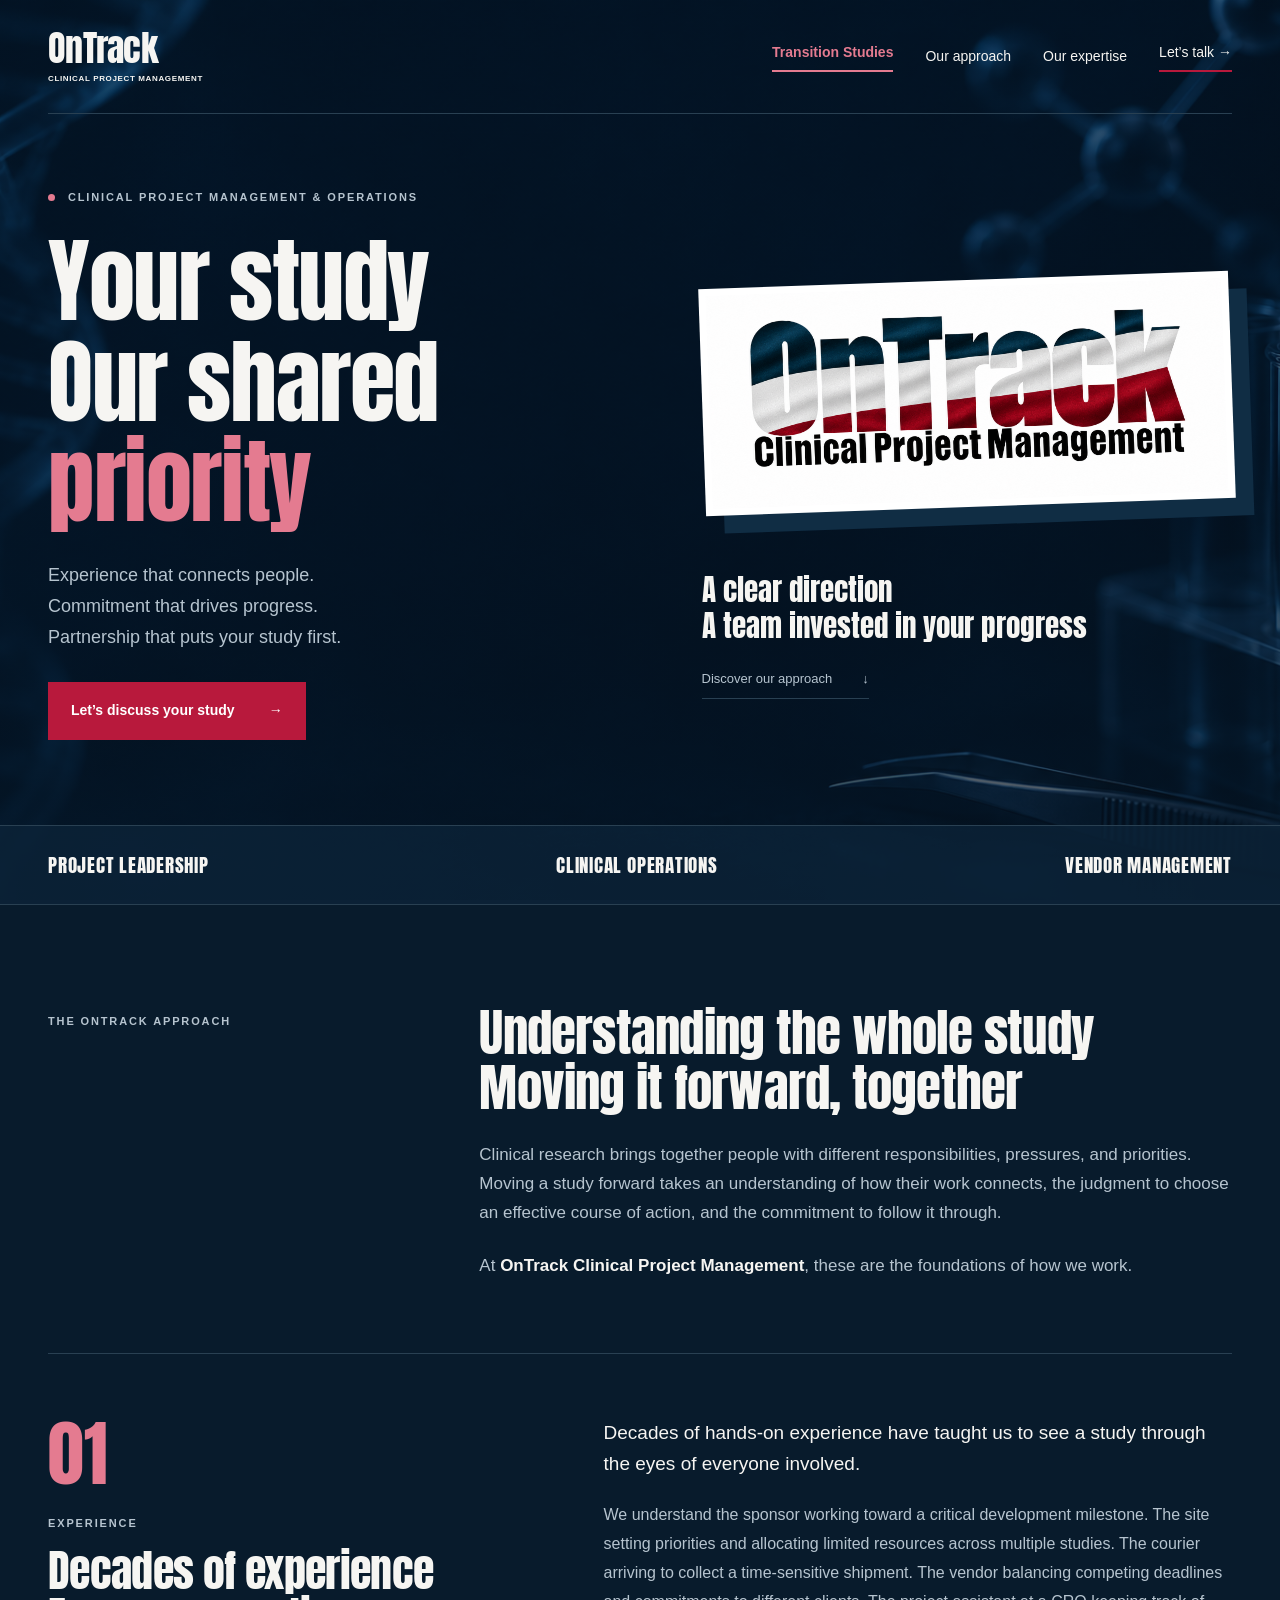
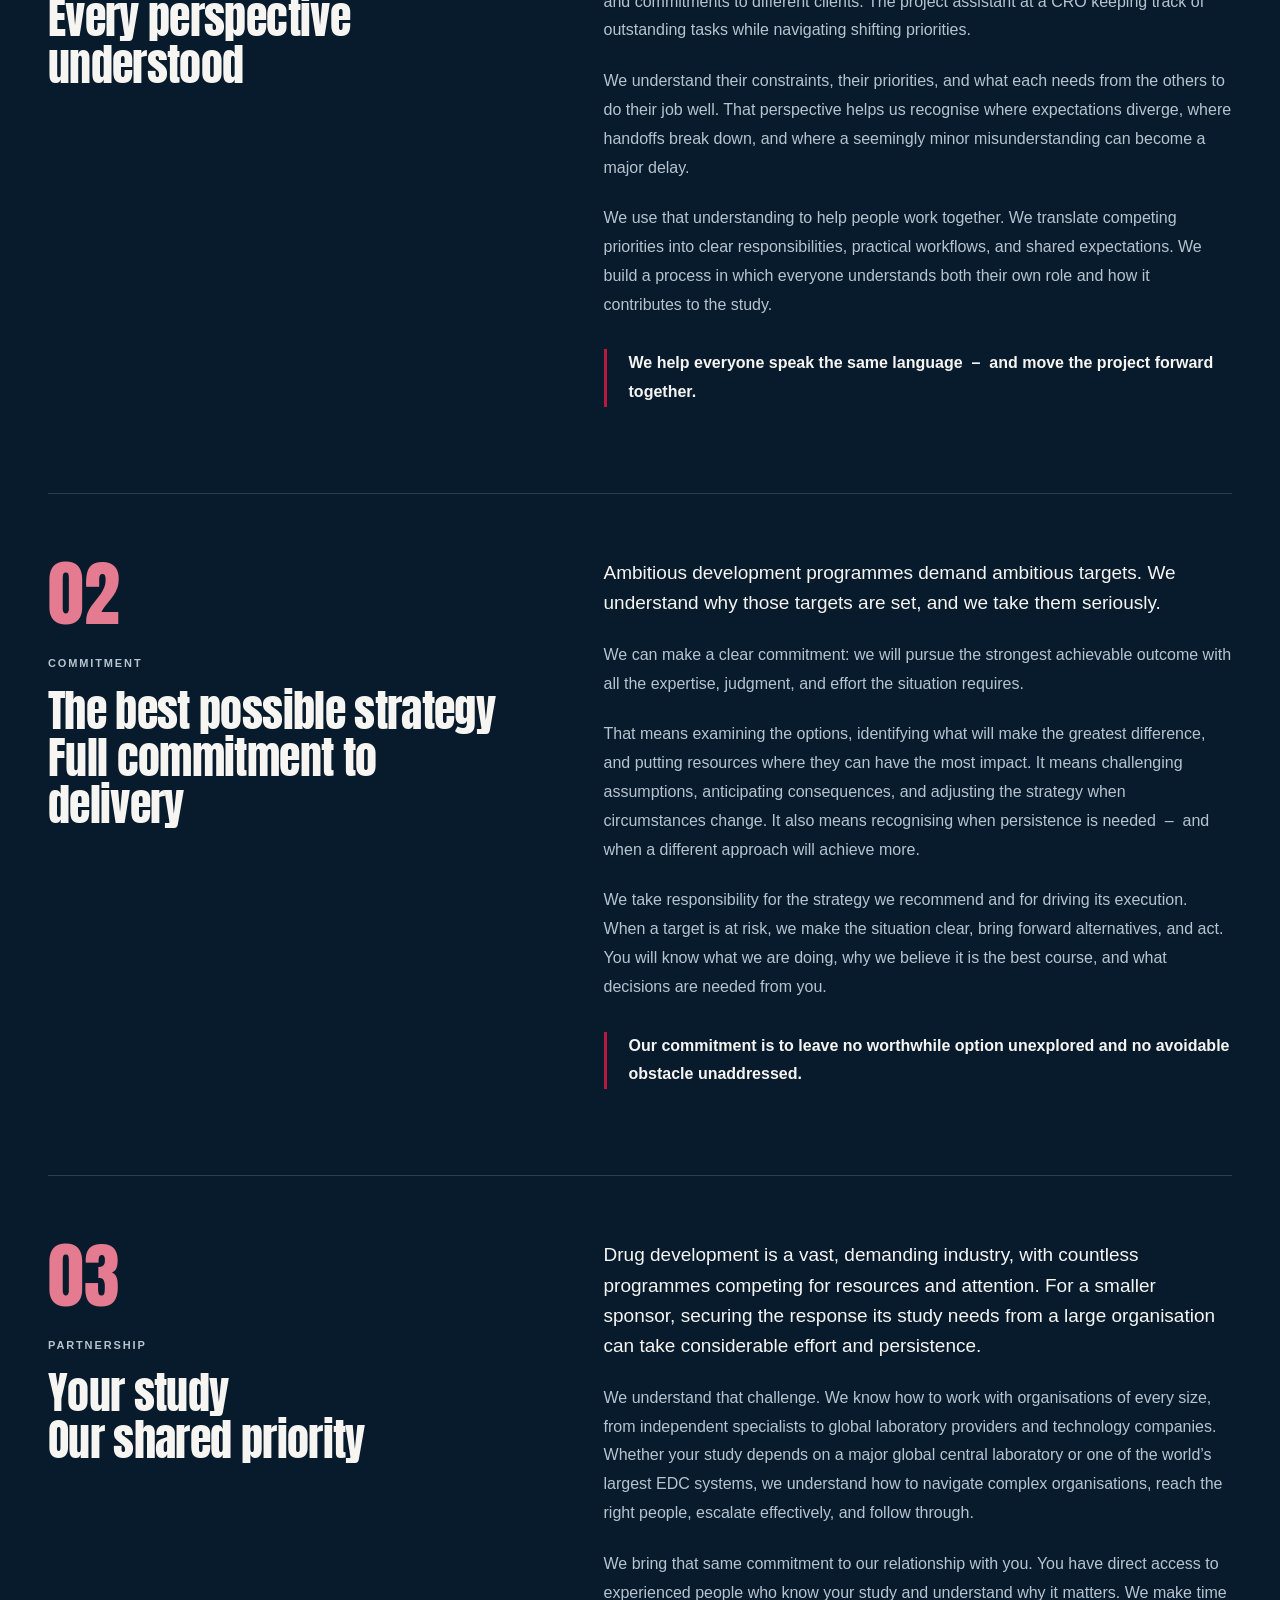
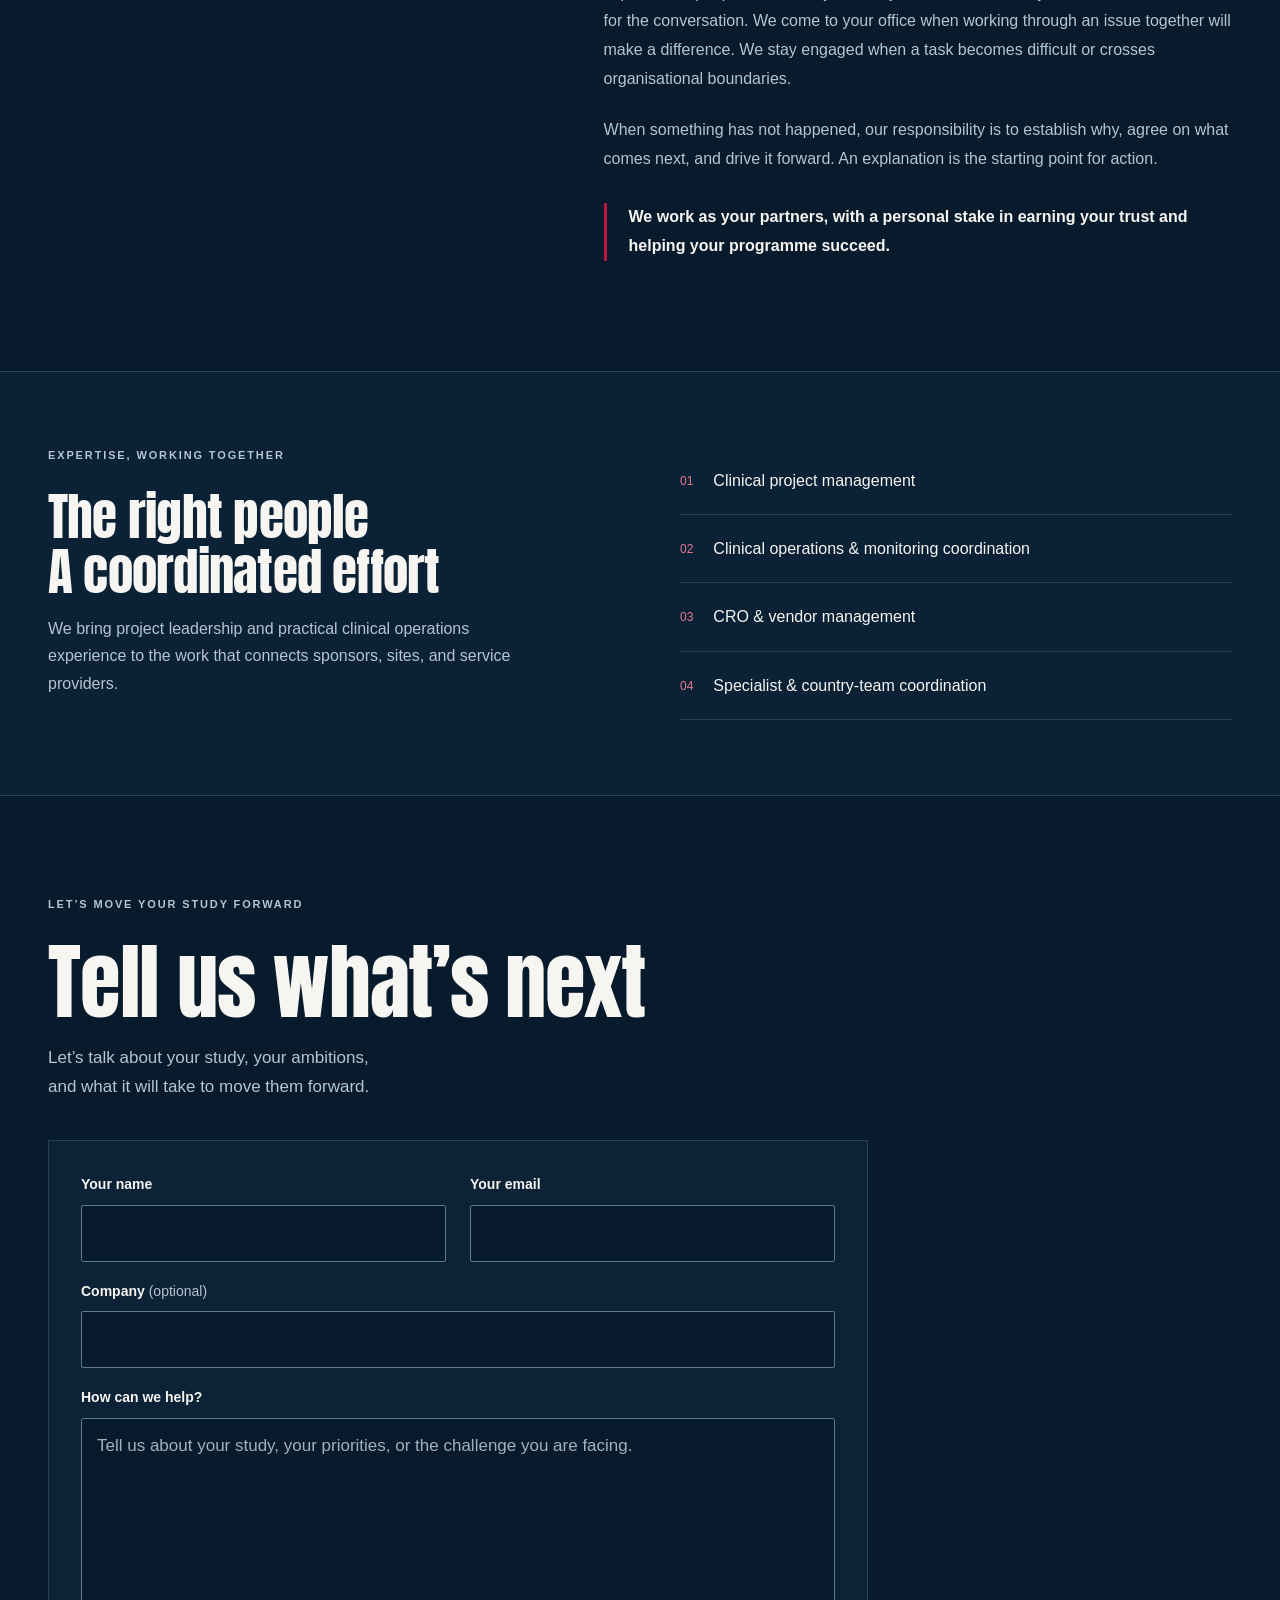
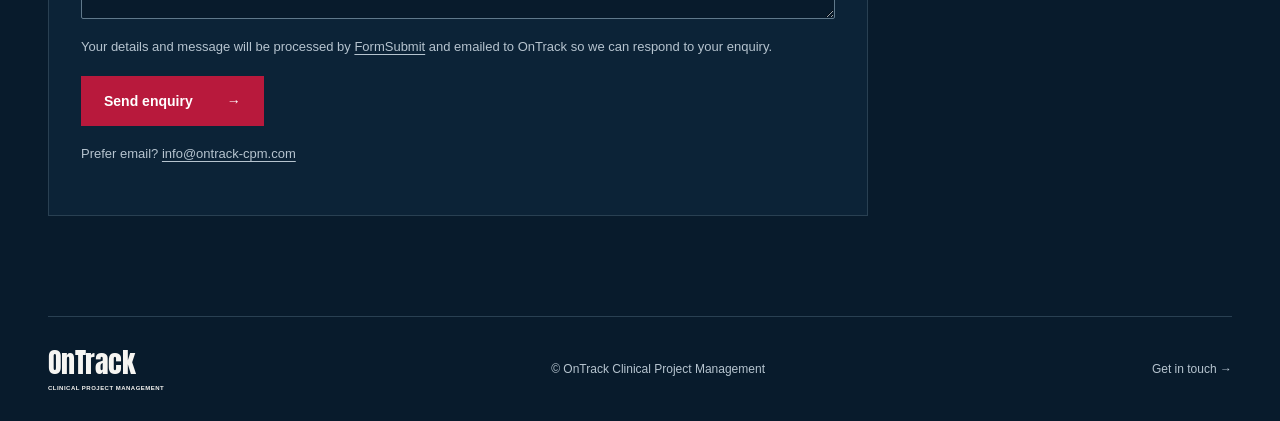
<file: index.html>
<!doctype html>
<html lang="en"><head><meta charset="utf-8"><meta name="viewport" content="width=device-width,initial-scale=1">
<title>OnTrack | Clinical Project Management</title>
<meta name="description" content="Decades of clinical research experience. Practical project leadership. A partner who makes your study a priority. Meet OnTrack Clinical Project Management.">
<meta name="theme-color" content="#081b2c"><link rel="canonical" href="https://ontrack-cpm.com/">
<meta property="og:type" content="website"><meta property="og:title" content="OnTrack   –   Clinical Project Management"><meta property="og:description" content="Experience that connects people. Commitment that drives progress. Partnership that puts your study first."><meta property="og:url" content="https://ontrack-cpm.com/"><meta property="og:image" content="https://ontrack-cpm.com/assets/ontrack-logo.png"><meta property="og:image:alt" content="OnTrack Clinical Project Management logo">
<meta name="twitter:card" content="summary_large_image"><link rel="icon" href="assets/favicon.svg" type="image/svg+xml"><link rel="preload" href="assets/anton.ttf" as="font" type="font/ttf" crossorigin><link rel="stylesheet" href="styles.css">
</head><body><div class="science-backdrop" aria-hidden="true"></div><a class="skip" href="#main">Skip to content</a>
<header class="header wrap"><a href="#top" class="brand" aria-label="OnTrack   –   home">OnTrack<span>CLINICAL PROJECT MANAGEMENT</span></a><nav aria-label="Main navigation"><a class="nav-rescue" href="rescue.html">Transition Studies</a><a href="#approach">Our approach</a><a href="#expertise">Our expertise</a><a href="#contact" class="nav-contact">Let’s talk <span aria-hidden="true">&#8594;</span></a></nav></header>
<main id="main"><section class="hero wrap" id="top"><div class="hero-copy"><p class="eyebrow"><span class="dot"></span> CLINICAL PROJECT MANAGEMENT &amp; OPERATIONS</p><h1>Your study<br>Our shared<br><span class="accent">priority</span></h1><p class="hero-intro">Experience that connects people.<br>Commitment that drives progress.<br>Partnership that puts your study first.</p><a class="button" href="#contact">Let’s discuss your study <span aria-hidden="true">&#8594;</span></a></div><div class="hero-aside"><div class="logo-panel"><img src="assets/ontrack-logo.png" alt="OnTrack Clinical Project Management" width="1952" height="806" fetchpriority="high"></div><p class="aside-note">A clear direction<br>A team invested in your progress</p><a class="text-link" href="#approach">Discover our approach <span aria-hidden="true">↓</span></a></div></section>
<div class="discipline-bar"><div class="wrap"><span>PROJECT LEADERSHIP</span><span>CLINICAL OPERATIONS</span><span>VENDOR MANAGEMENT</span></div></div>
<section class="intro wrap" id="approach"><p class="eyebrow">THE ONTRACK APPROACH</p><div><h2>Understanding the whole study<br>Moving it forward, together</h2><p>Clinical research brings together people with different responsibilities, pressures, and priorities. Moving a study forward takes an understanding of how their work connects, the judgment to choose an effective course of action, and the commitment to follow it through.</p><p>At <strong>OnTrack Clinical Project Management</strong>, these are the foundations of how we work.</p></div></section>
<section class="principles wrap" aria-label="Three reasons to work with OnTrack"><article class="principle" id="principle-01" aria-labelledby="title-01"><div class="principle-heading"><span class="number">01</span><p class="eyebrow">EXPERIENCE</p><h3 id="title-01">Decades of experience<br>Every perspective understood</h3></div><div class="principle-copy"><p>Decades of hands-on experience have taught us to see a study through the eyes of everyone involved.</p><p>We understand the sponsor working toward a critical development milestone. The site setting priorities and allocating limited resources across multiple studies. The courier arriving to collect a time-sensitive shipment. The vendor balancing competing deadlines and commitments to different clients. The project assistant at a CRO keeping track of outstanding tasks while navigating shifting priorities.</p><p>We understand their constraints, their priorities, and what each needs from the others to do their job well. That perspective helps us recognise where expectations diverge, where handoffs break down, and where a seemingly minor misunderstanding can become a major delay.</p><p>We use that understanding to help people work together. We translate competing priorities into clear responsibilities, practical workflows, and shared expectations. We build a process in which everyone understands both their own role and how it contributes to the study.</p><p class="statement">We help everyone speak the same language  –  and move the project forward together.</p></div></article><article class="principle" id="principle-02" aria-labelledby="title-02"><div class="principle-heading"><span class="number">02</span><p class="eyebrow">COMMITMENT</p><h3 id="title-02">The best possible strategy<br>Full commitment to delivery</h3></div><div class="principle-copy"><p>Ambitious development programmes demand ambitious targets. We understand why those targets are set, and we take them seriously.</p><p>We can make a clear commitment: we will pursue the strongest achievable outcome with all the expertise, judgment, and effort the situation requires.</p><p>That means examining the options, identifying what will make the greatest difference, and putting resources where they can have the most impact. It means challenging assumptions, anticipating consequences, and adjusting the strategy when circumstances change. It also means recognising when persistence is needed  –  and when a different approach will achieve more.</p><p>We take responsibility for the strategy we recommend and for driving its execution. When a target is at risk, we make the situation clear, bring forward alternatives, and act. You will know what we are doing, why we believe it is the best course, and what decisions are needed from you.</p><p class="statement">Our commitment is to leave no worthwhile option unexplored and no avoidable obstacle unaddressed.</p></div></article><article class="principle" id="principle-03" aria-labelledby="title-03"><div class="principle-heading"><span class="number">03</span><p class="eyebrow">PARTNERSHIP</p><h3 id="title-03">Your study<br>Our shared priority</h3></div><div class="principle-copy"><p>Drug development is a vast, demanding industry, with countless programmes competing for resources and attention. For a smaller sponsor, securing the response its study needs from a large organisation can take considerable effort and persistence.</p><p>We understand that challenge. We know how to work with organisations of every size, from independent specialists to global laboratory providers and technology companies. Whether your study depends on a major global central laboratory or one of the world’s largest EDC systems, we understand how to navigate complex organisations, reach the right people, escalate effectively, and follow through.</p><p>We bring that same commitment to our relationship with you. You have direct access to experienced people who know your study and understand why it matters. We make time for the conversation. We come to your office when working through an issue together will make a difference. We stay engaged when a task becomes difficult or crosses organisational boundaries.</p><p>When something has not happened, our responsibility is to establish why, agree on what comes next, and drive it forward. An explanation is the starting point for action.</p><p class="statement">We work as your partners, with a personal stake in earning your trust and helping your programme succeed.</p></div></article></section>
<section class="expertise" id="expertise"><div class="wrap expertise-inner"><div><p class="eyebrow">EXPERTISE, WORKING TOGETHER</p><h2>The right people<br>A coordinated effort</h2><p>We bring project leadership and practical clinical operations experience to the work that connects sponsors, sites, and service providers.</p></div><ul class="service-list"><li><span>01</span> Clinical project management</li><li><span>02</span> Clinical operations &amp; monitoring coordination</li><li><span>03</span> CRO &amp; vendor management</li><li><span>04</span> Specialist &amp; country-team coordination</li></ul></div></section>
<section class="contact wrap" id="contact"><p class="eyebrow">LET’S MOVE YOUR STUDY FORWARD</p><h2>Tell us what’s next</h2><p>Let’s talk about your study, your ambitions,<br>and what it will take to move them forward.</p><form class="enquiry-form" action="https://formsubmit.co/info@ontrack-cpm.com" method="POST">
<input type="hidden" name="_subject" value="New enquiry from the OnTrack website">
<input type="hidden" name="_template" value="table">
<input type="hidden" name="_next" value="https://ontrack-cpm.com/thank-you.html">
<input type="hidden" name="_url" value="https://ontrack-cpm.com/">
<div class="form-row"><div><label for="enquiry-name">Your name</label><input id="enquiry-name" name="name" autocomplete="name" maxlength="150" required></div><div><label for="enquiry-email">Your email</label><input id="enquiry-email" name="email" type="email" autocomplete="email" maxlength="254" required></div></div>
<label for="enquiry-company">Company <span>(optional)</span></label><input id="enquiry-company" name="company" autocomplete="organization" maxlength="200">
<label for="enquiry-message">How can we help?</label><textarea id="enquiry-message" name="message" rows="6" maxlength="10000" placeholder="Tell us about your study, your priorities, or the challenge you are facing." required></textarea>
<p class="form-note">Your details and message will be processed by <a href="https://formsubmit.co/privacy.pdf" target="_blank" rel="noopener">FormSubmit</a> and emailed to OnTrack so we can respond to your enquiry.</p>
<button class="button" type="submit">Send enquiry <span aria-hidden="true">&#8594;</span></button>
<p class="form-note">Prefer email? <a href="mailto:info@ontrack-cpm.com">info@ontrack-cpm.com</a></p>
</form></section></main>
<footer class="wrap footer"><a class="brand" href="#top">OnTrack<span>CLINICAL PROJECT MANAGEMENT</span></a><p>© OnTrack Clinical Project Management</p><a href="mailto:info@ontrack-cpm.com">Get in touch &#8594;</a></footer>
</body></html>
</file>
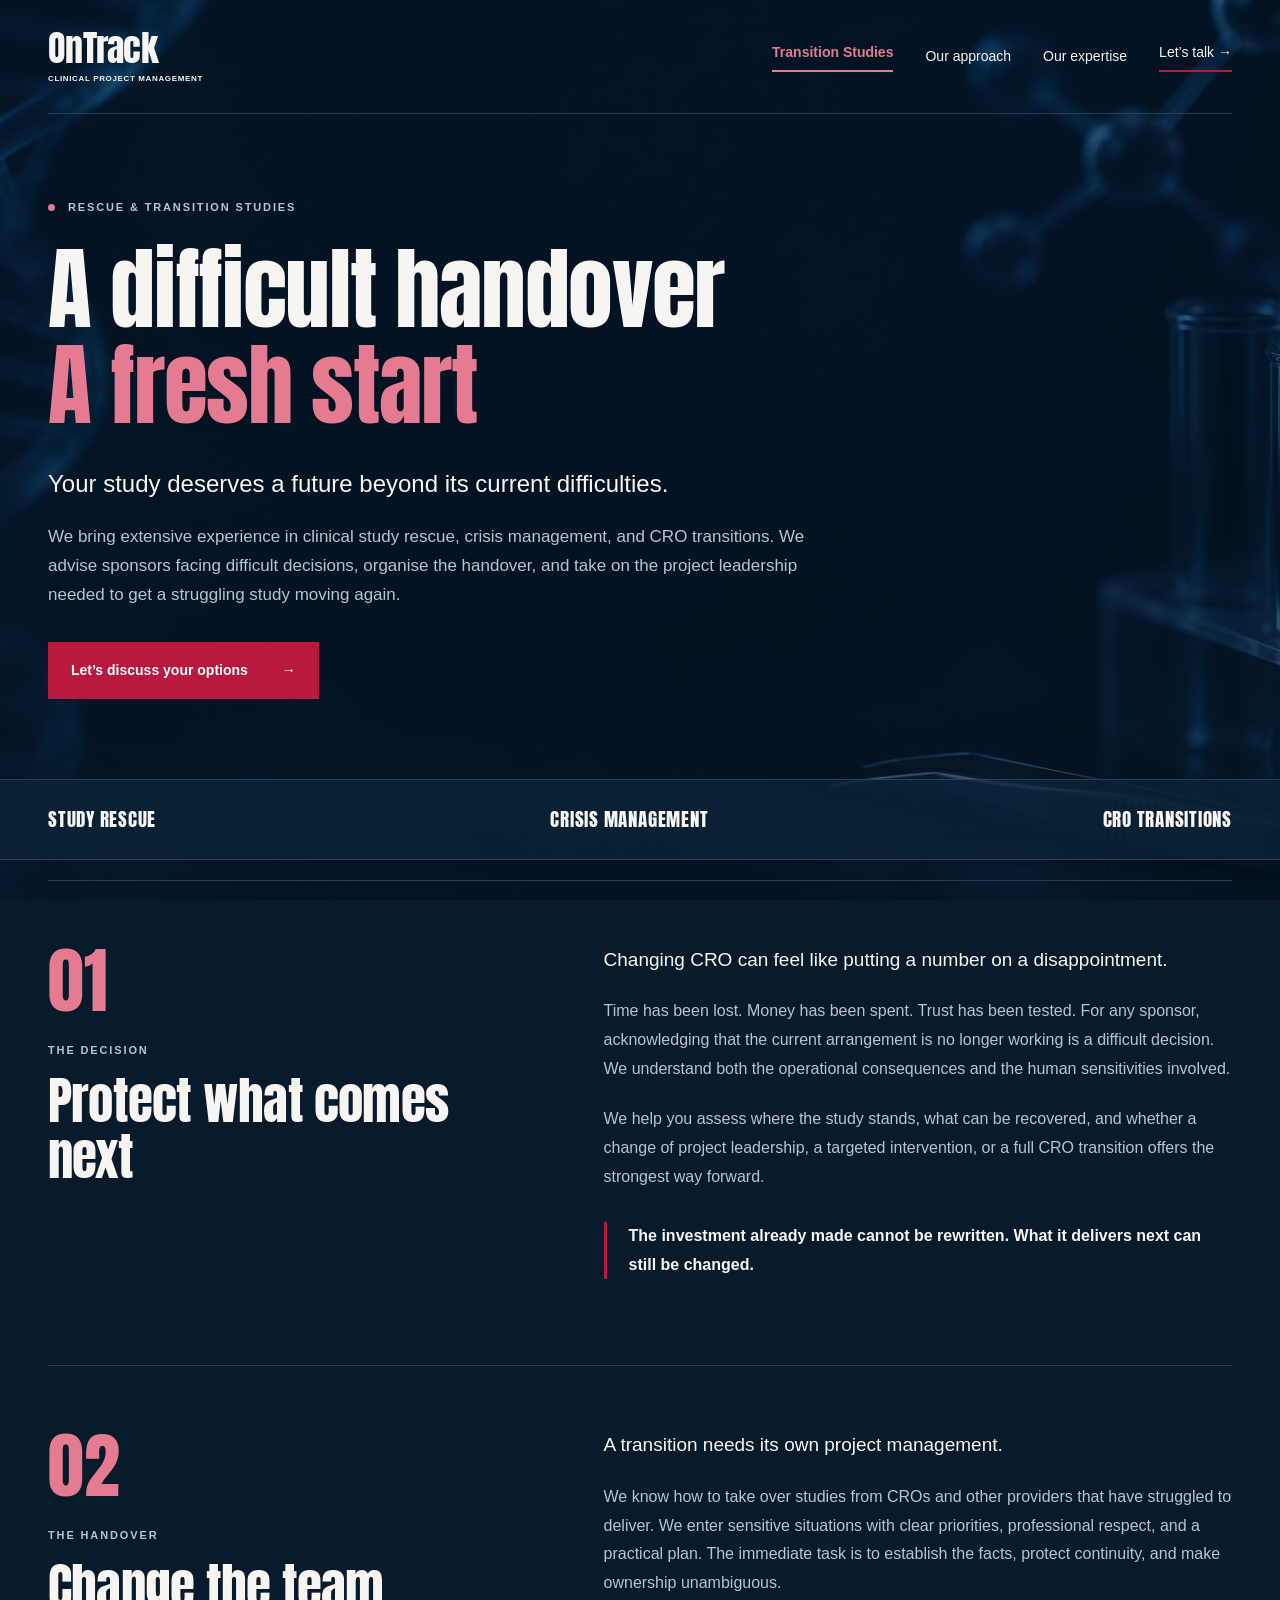
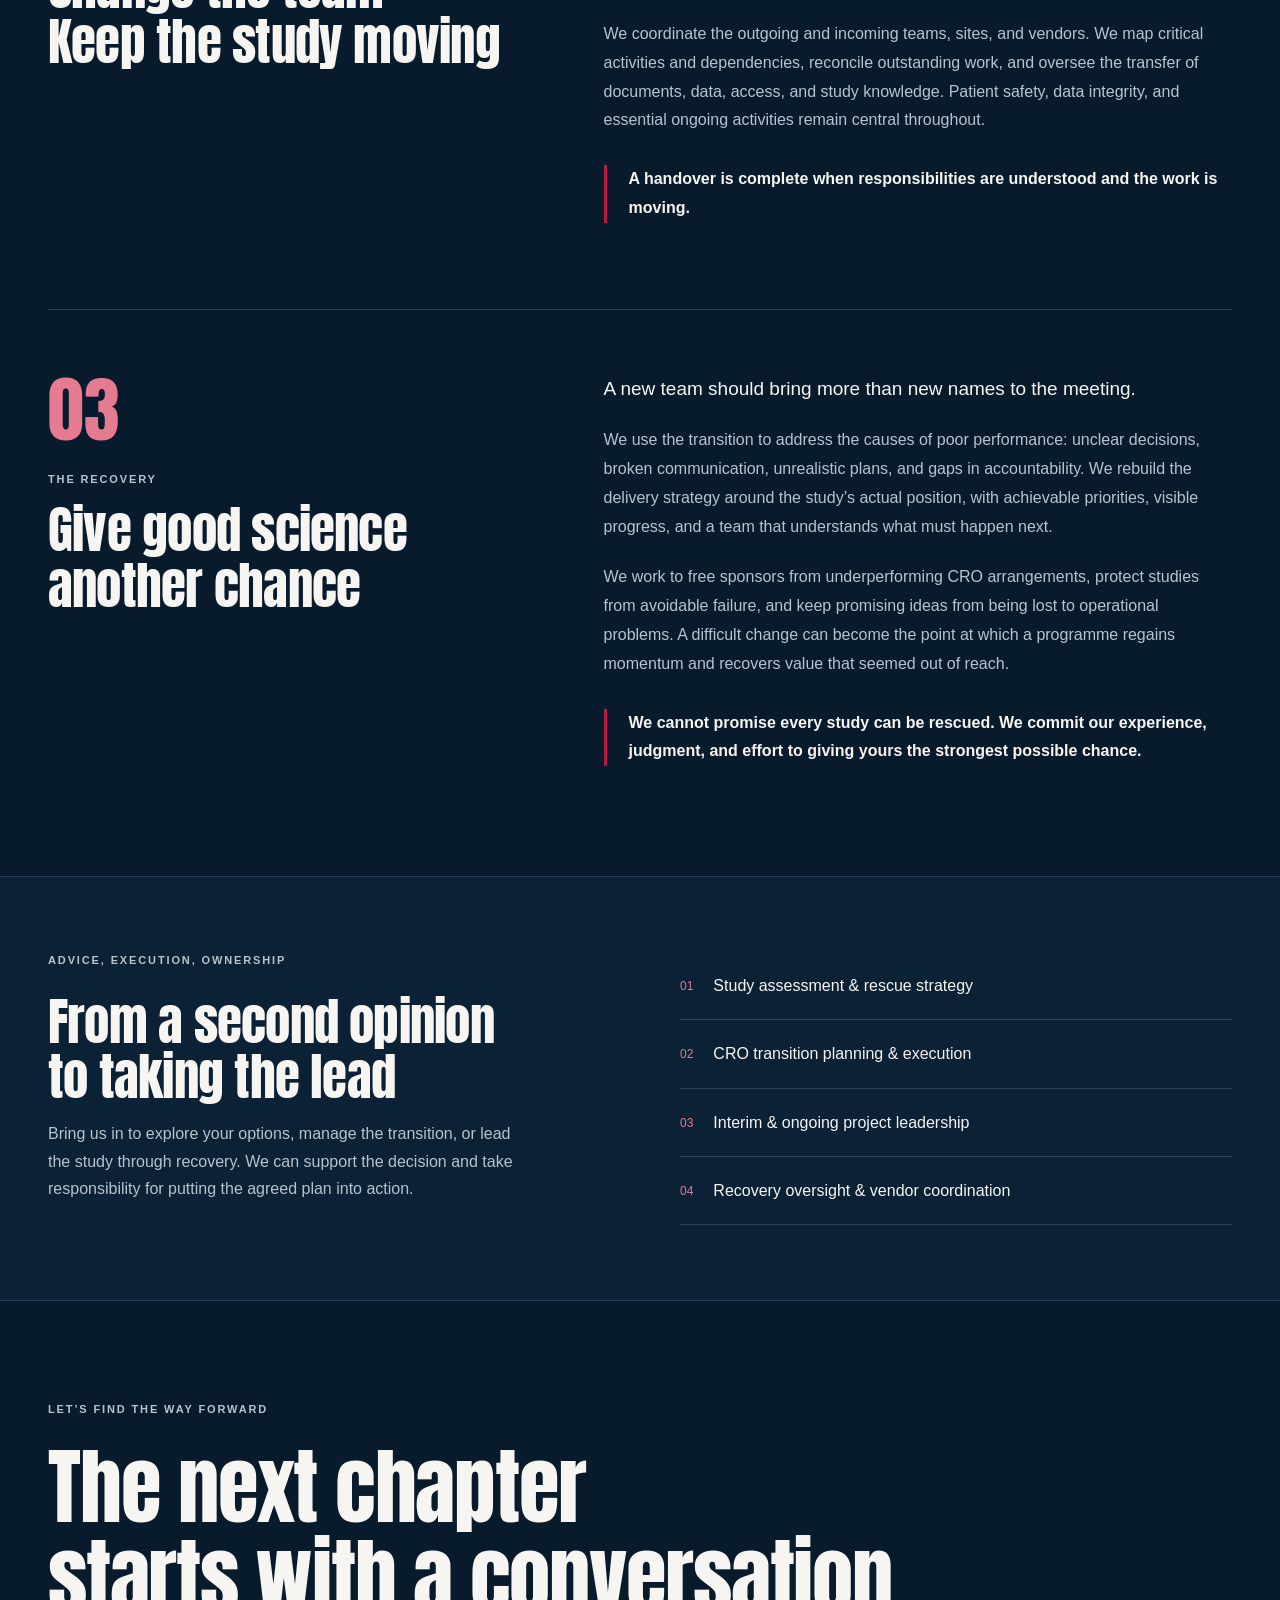
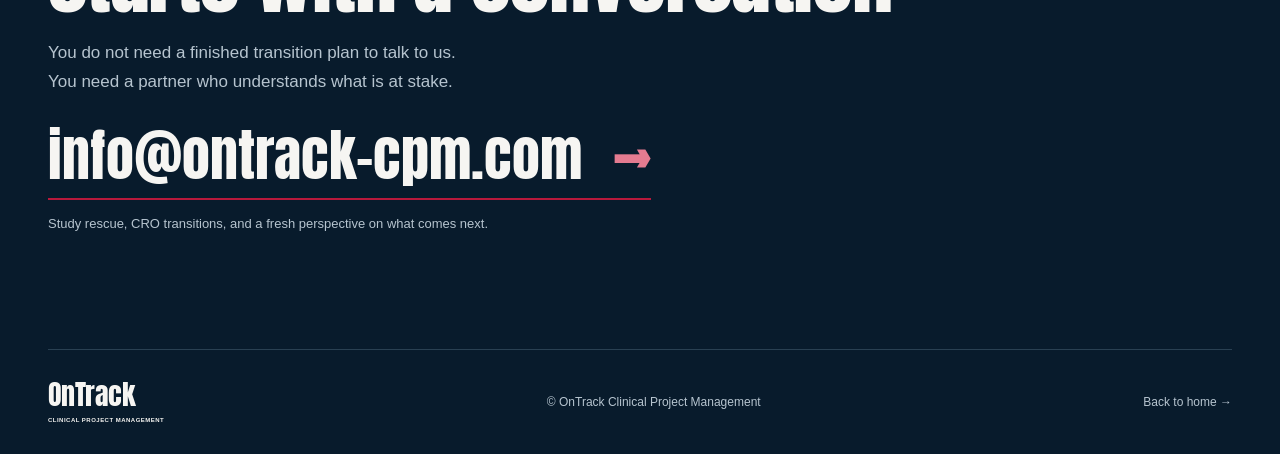
<file: rescue.html>
<!doctype html>
<html lang="en"><head><meta charset="utf-8"><meta name="viewport" content="width=device-width,initial-scale=1">
<title>Rescue &amp; Transition Studies | OnTrack</title>
<meta name="description" content="Clinical study rescue, crisis management and CRO transitions. Experienced leadership to protect continuity, rebuild momentum and give your programme a stronger way forward.">
<meta name="theme-color" content="#081b2c"><link rel="canonical" href="https://ontrack-cpm.com/rescue.html">
<meta property="og:type" content="website"><meta property="og:title" content="Rescue &amp; Transition Studies | OnTrack"><meta property="og:description" content="A difficult handover can become a fresh start. Clinical study rescue and CRO transitions with OnTrack."><meta property="og:url" content="https://ontrack-cpm.com/rescue.html"><meta property="og:image" content="https://ontrack-cpm.com/assets/ontrack-logo.png"><meta property="og:image:alt" content="OnTrack Clinical Project Management logo">
<meta name="twitter:card" content="summary_large_image"><link rel="icon" href="assets/favicon.svg" type="image/svg+xml"><link rel="preload" href="assets/anton.ttf" as="font" type="font/ttf" crossorigin><link rel="stylesheet" href="styles.css">
</head><body><div class="science-backdrop" aria-hidden="true"></div><a class="skip" href="#main">Skip to content</a><header class="header wrap"><a href="index.html" class="brand" aria-label="OnTrack   –   home">OnTrack<span>CLINICAL PROJECT MANAGEMENT</span></a><nav aria-label="Main navigation"><a class="nav-rescue" aria-current="page" href="rescue.html">Transition Studies</a><a href="index.html#approach">Our approach</a><a href="index.html#expertise">Our expertise</a><a href="#contact" class="nav-contact">Let’s talk <span aria-hidden="true">&#8594;</span></a></nav></header>
<main id="main">
<section class="rescue-hero wrap" id="top">
<p class="eyebrow"><span class="dot"></span> RESCUE &amp; TRANSITION STUDIES</p>
<h1>A difficult handover<br><span class="accent">A fresh start</span></h1>
<p class="rescue-lead">Your study deserves a future beyond its current difficulties.</p>
<p class="rescue-summary">We bring extensive experience in clinical study rescue, crisis management, and CRO transitions. We advise sponsors facing difficult decisions, organise the handover, and take on the project leadership needed to get a struggling study moving again.</p>
<a class="button" href="mailto:info@ontrack-cpm.com?subject=Study%20rescue%20and%20CRO%20transition">Let’s discuss your options <span aria-hidden="true">&#8594;</span></a>
</section>
<div class="discipline-bar"><div class="wrap"><span>STUDY RESCUE</span><span>CRISIS MANAGEMENT</span><span>CRO TRANSITIONS</span></div></div>
<section class="principles wrap" aria-label="Our approach to study rescue">
<article class="principle"><div class="principle-heading"><span class="number">01</span><p class="eyebrow">THE DECISION</p><h2>Protect what comes next</h2></div><div class="principle-copy">
<p>Changing CRO can feel like putting a number on a disappointment.</p>
<p>Time has been lost. Money has been spent. Trust has been tested. For any sponsor, acknowledging that the current arrangement is no longer working is a difficult decision. We understand both the operational consequences and the human sensitivities involved.</p>
<p>We help you assess where the study stands, what can be recovered, and whether a change of project leadership, a targeted intervention, or a full CRO transition offers the strongest way forward.</p>
<p class="statement">The investment already made cannot be rewritten. What it delivers next can still be changed.</p>
</div></article>
<article class="principle"><div class="principle-heading"><span class="number">02</span><p class="eyebrow">THE HANDOVER</p><h2>Change the team<br>Keep the study moving</h2></div><div class="principle-copy">
<p>A transition needs its own project management.</p>
<p>We know how to take over studies from CROs and other providers that have struggled to deliver. We enter sensitive situations with clear priorities, professional respect, and a practical plan. The immediate task is to establish the facts, protect continuity, and make ownership unambiguous.</p>
<p>We coordinate the outgoing and incoming teams, sites, and vendors. We map critical activities and dependencies, reconcile outstanding work, and oversee the transfer of documents, data, access, and study knowledge. Patient safety, data integrity, and essential ongoing activities remain central throughout.</p>
<p class="statement">A handover is complete when responsibilities are understood and the work is moving.</p>
</div></article>
<article class="principle"><div class="principle-heading"><span class="number">03</span><p class="eyebrow">THE RECOVERY</p><h2>Give good science<br>another chance</h2></div><div class="principle-copy">
<p>A new team should bring more than new names to the meeting.</p>
<p>We use the transition to address the causes of poor performance: unclear decisions, broken communication, unrealistic plans, and gaps in accountability. We rebuild the delivery strategy around the study’s actual position, with achievable priorities, visible progress, and a team that understands what must happen next.</p>
<p>We work to free sponsors from underperforming CRO arrangements, protect studies from avoidable failure, and keep promising ideas from being lost to operational problems. A difficult change can become the point at which a programme regains momentum and recovers value that seemed out of reach.</p>
<p class="statement">We cannot promise every study can be rescued. We commit our experience, judgment, and effort to giving yours the strongest possible chance.</p>
</div></article>
</section>
<section class="expertise"><div class="wrap expertise-inner"><div><p class="eyebrow">ADVICE, EXECUTION, OWNERSHIP</p><h2>From a second opinion<br>to taking the lead</h2><p>Bring us in to explore your options, manage the transition, or lead the study through recovery. We can support the decision and take responsibility for putting the agreed plan into action.</p></div><ul class="service-list"><li><span>01</span> Study assessment &amp; rescue strategy</li><li><span>02</span> CRO transition planning &amp; execution</li><li><span>03</span> Interim &amp; ongoing project leadership</li><li><span>04</span> Recovery oversight &amp; vendor coordination</li></ul></div></section>
<section class="contact wrap" id="contact"><p class="eyebrow">LET’S FIND THE WAY FORWARD</p><h2>The next chapter<br>starts with a conversation</h2><p>You do not need a finished transition plan to talk to us.<br>You need a partner who understands what is at stake.</p><a class="email" href="mailto:info@ontrack-cpm.com?subject=Study%20rescue%20and%20CRO%20transition">info@ontrack-cpm.com <span aria-hidden="true">&#8594;</span></a><p class="contact-note">Study rescue, CRO transitions, and a fresh perspective on what comes next.</p></section>
</main>
<footer class="wrap footer"><a class="brand" href="index.html">OnTrack<span>CLINICAL PROJECT MANAGEMENT</span></a><p>© OnTrack Clinical Project Management</p><a href="index.html">Back to home &#8594;</a></footer>
</body></html>
</file>
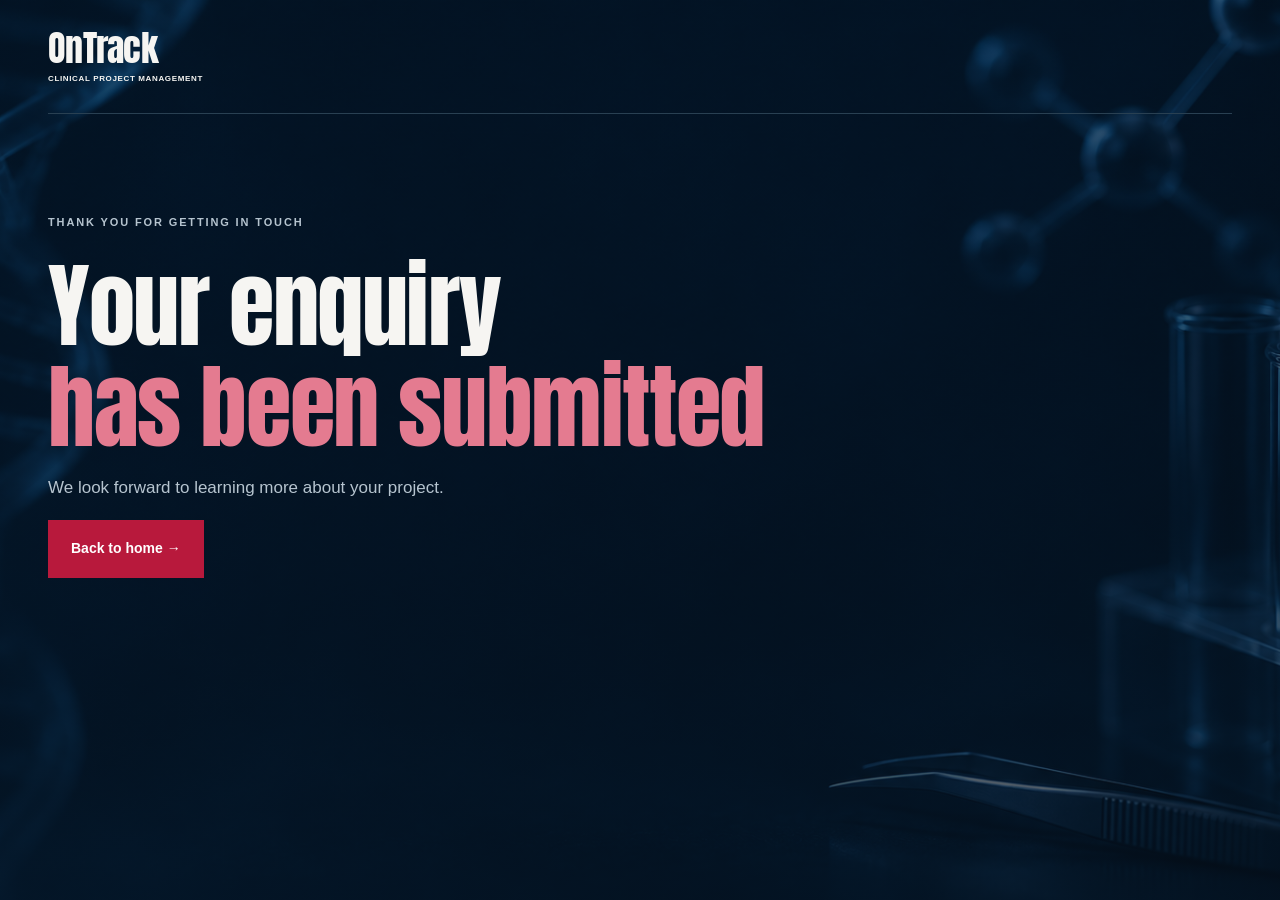
<file: thank-you.html>
<!doctype html>
<html lang="en"><head><meta charset="utf-8"><meta name="viewport" content="width=device-width,initial-scale=1">
<title>Thank you | OnTrack</title><meta name="robots" content="noindex">
<meta name="description" content="Decades of clinical research experience. Practical project leadership. A partner who makes your study a priority. Meet OnTrack Clinical Project Management.">
<meta name="theme-color" content="#081b2c"><link rel="canonical" href="https://ontrack-cpm.com/thank-you.html">
<meta property="og:type" content="website"><meta property="og:title" content="OnTrack   –   Clinical Project Management"><meta property="og:description" content="Experience that connects people. Commitment that drives progress. Partnership that puts your study first."><meta property="og:url" content="https://ontrack-cpm.com/"><meta property="og:image" content="https://ontrack-cpm.com/assets/ontrack-logo.png"><meta property="og:image:alt" content="OnTrack Clinical Project Management logo">
<meta name="twitter:card" content="summary_large_image"><link rel="icon" href="assets/favicon.svg" type="image/svg+xml"><link rel="preload" href="assets/anton.ttf" as="font" type="font/ttf" crossorigin><link rel="stylesheet" href="styles.css">
</head><body><div class="science-backdrop" aria-hidden="true"></div><header class="header wrap"><a class="brand" href="index.html">OnTrack<span>CLINICAL PROJECT MANAGEMENT</span></a></header><main class="contact wrap"><p class="eyebrow">THANK YOU FOR GETTING IN TOUCH</p><h1>Your enquiry<br><span class="accent">has been submitted</span></h1><p>We look forward to learning more about your project.</p><a class="button" href="index.html">Back to home &#8594;</a></main></body></html>
</file>
<file: styles.css>
@font-face{font-family:Anton;src:url('assets/anton.ttf') format('truetype');font-weight:400;font-style:normal;font-display:swap}
:root{--navy:#081b2c;--panel:#0d253a;--white:#f6f5f2;--muted:#b6c4cf;--line:#294052;--red:#b8193c;--accent:#e47b90;--display:Impact,Anton,'Arial Narrow',sans-serif}
*{box-sizing:border-box}html{scroll-behavior:smooth;scroll-padding-top:30px}body{margin:0;background:var(--navy);color:var(--white);font-family:Arial,Helvetica,sans-serif;font-size:17px;line-height:1.7}a{color:inherit;text-decoration:none}a:focus-visible{outline:3px solid var(--accent);outline-offset:6px}a:hover{color:var(--accent)}.wrap{width:min(1280px,calc(100% - 96px));margin-inline:auto}.header{display:flex;align-items:center;justify-content:space-between;padding-block:30px;border-bottom:1px solid var(--line);gap:24px}.brand{font-family:var(--display);font-size:36px;line-height:1;display:inline-block;letter-spacing:-.02em}.brand span{display:block;font-family:Arial,sans-serif;font-size:8px;font-weight:700;letter-spacing:.08em;margin-top:9px}nav{display:flex;align-items:center;gap:32px;font-size:14px}nav .nav-contact{border-bottom:2px solid var(--red);padding-bottom:5px}.hero{display:grid;grid-template-columns:1.1fr 1fr;gap:70px;padding-block:75px 85px;align-items:center}.eyebrow{font-size:11px;font-weight:700;letter-spacing:.17em;margin:0 0 24px;color:var(--muted);line-height:1.6}.dot{display:inline-block;width:7px;height:7px;background:var(--accent);margin-right:8px;border-radius:50%}h1,h2,h3{font-family:var(--display);font-weight:400;line-height:1.08;margin:0;letter-spacing:-.015em}h1{font-size:clamp(66px,7.3vw,106px)}.accent{color:var(--accent)}.hero-intro{color:var(--muted);font-size:18px;line-height:1.7;margin:27px 0 30px}.button{display:inline-flex;gap:34px;align-items:center;background:var(--red);padding:17px 23px;font-size:14px;font-weight:700;color:white}.button:hover{background:#d02349;color:#fff}.logo-panel{background:#fff;padding:7px;box-shadow:18px 18px 0 #102d44;transform:rotate(-2deg)}.logo-panel img{display:block;width:100%;height:auto}.hero-aside{padding-top:50px}.aside-note{font-family:var(--display);font-size:29px;line-height:1.25;margin-top:65px;margin-bottom:20px}.text-link{display:inline-flex;gap:30px;font-size:13px;color:var(--muted);border-bottom:1px solid var(--line);padding-bottom:8px}.discipline-bar{border-block:1px solid var(--line);background:var(--panel)}.discipline-bar .wrap{display:flex;justify-content:space-between;gap:20px;padding-block:23px}.discipline-bar span{font-family:var(--display);font-size:19px;letter-spacing:.04em}.intro{display:grid;grid-template-columns:1fr 2fr;gap:55px;padding-block:100px 72px}.intro .eyebrow{padding-top:8px}h2{font-size:clamp(36px,4vw,54px)}.intro p:not(.eyebrow){max-width:760px;color:var(--muted);margin:25px 0 0}.intro strong{color:var(--white)}.principle{display:grid;grid-template-columns:1fr 1.35fr;gap:90px;padding-block:64px;border-top:1px solid var(--line)}.number{display:block;font-family:var(--display);font-size:72px;line-height:1;color:var(--accent);margin-bottom:25px}.principle-heading .eyebrow{margin-bottom:14px}h3{font-size:clamp(32px,3.4vw,44px)}.principle-copy p{color:var(--muted);margin:0 0 22px;font-size:16px;line-height:1.8}.principle-copy p:first-child{color:var(--white);font-size:19px;line-height:1.6}.principle-copy p.statement{border-left:3px solid var(--red);padding-left:22px;margin-top:30px;color:var(--white);font-weight:700}.expertise{background:var(--panel);margin-top:24px;border-block:1px solid var(--line)}.expertise-inner{display:grid;grid-template-columns:1fr 1fr;gap:80px;padding-block:75px}.expertise p:not(.eyebrow){color:var(--muted);font-size:16px;max-width:470px}.service-list{padding:0;margin:0;list-style:none;align-self:center}.service-list li{display:flex;gap:20px;border-bottom:1px solid var(--line);padding:20px 0;font-size:16px}.service-list li span{font-size:12px;color:var(--accent);padding-top:4px}.contact{padding-block:100px}.contact h2{font-size:clamp(52px,6.5vw,88px)}.contact p{color:var(--muted)}.email{font-family:var(--display);font-size:clamp(25px,4.4vw,58px);display:inline-block;border-bottom:2px solid var(--red);line-height:1.5;max-width:100%}.email span{margin-left:18px;color:var(--accent)}.contact-note{font-size:13px}.footer{border-top:1px solid var(--line);padding-block:30px;display:flex;align-items:center;justify-content:space-between;gap:24px}.footer p,.footer>a:last-child{font-size:12px;color:var(--muted)}.footer .brand{font-size:28px}.footer .brand span{font-size:6px}.skip{position:absolute;top:-100px;left:16px;background:white;color:#081b2c;padding:10px;z-index:10}.skip:focus{top:10px}
@media(min-width:1600px){.hero{padding-block:100px}.hero-aside{padding-top:30px}}
@media(max-width:950px){.wrap{width:calc(100% - 48px)}.hero{gap:35px}.hero h1{font-size:76px}.eyebrow{letter-spacing:.11em}.intro{grid-template-columns:1fr;gap:10px}.principle{gap:40px;grid-template-columns:1fr 1.2fr}.expertise-inner{gap:40px}.discipline-bar span{font-size:15px}}
@media(max-width:640px){body{font-size:16px}.wrap{width:calc(100% - 40px)}.header{padding-block:23px;gap:12px}.brand{font-size:30px}.brand span{font-size:6px}nav{gap:14px}nav>a:not(.nav-contact){display:none}.hero{grid-template-columns:1fr;gap:38px;padding-block:45px 48px}.hero h1{font-size:clamp(65px,16vw,90px)}.hero .eyebrow{font-size:9px}.hero-aside{padding:0 6px}.logo-panel{transform:none;box-shadow:8px 8px 0 #102d44}.aside-note{margin-top:28px;font-size:25px}.hero-intro{font-size:16px}.discipline-bar .wrap{flex-wrap:wrap;gap:9px 20px;padding-block:20px}.discipline-bar span{font-size:13px}.intro{padding-block:55px 40px}.principle{grid-template-columns:1fr;gap:28px;padding-block:40px}.number{font-size:48px;margin-bottom:17px}.principle h3{font-size:37px}.principle-copy p{font-size:15px}.expertise-inner{grid-template-columns:1fr;gap:24px;padding-block:48px}.contact{padding-block:60px}.email{font-size:clamp(23px,6.5vw,38px)}.email span{margin-left:4px}.footer{align-items:flex-start;flex-wrap:wrap}.footer p{width:100%;order:3;margin:0}.contact h2{font-size:51px}}
@media(prefers-reduced-motion:reduce){html{scroll-behavior:auto}}

/* Fixed scientific backdrop: content scrolls above a stationary image. */
body{position:relative;isolation:isolate;background:#081b2c}
.science-backdrop{position:fixed;inset:0;z-index:-1;pointer-events:none;background-image:linear-gradient(rgba(5,19,33,.54),rgba(5,19,33,.70)),url('assets/science-background.png');background-size:cover;background-position:center;background-repeat:no-repeat}
.discipline-bar,.expertise{background:rgba(13,37,58,.75)}
@media(max-width:640px){.science-backdrop{background-position:43% center}}

/* Study rescue and transition page */
nav .nav-rescue{color:var(--accent);font-weight:700;border-bottom:2px solid var(--accent);padding-bottom:5px}
.rescue-hero{padding-block:85px 80px;max-width:1280px}.rescue-hero h1{font-size:clamp(58px,7vw,96px)}.rescue-lead{font-size:24px;max-width:770px;margin:30px 0 18px}.rescue-summary{max-width:760px;color:var(--muted);margin:0 0 32px}.rescue-hero+.discipline-bar{margin-bottom:20px}
@media(max-width:950px){.header{flex-wrap:wrap}nav{flex-wrap:wrap;gap:18px 24px}.rescue-hero{padding-block:60px}}
@media(max-width:640px){.header{align-items:flex-start}nav{width:100%;justify-content:space-between;font-size:13px}nav>a.nav-rescue{display:inline-block}.rescue-hero{padding-block:46px}.rescue-hero h1{font-size:clamp(47px,12vw,70px)}.rescue-lead{font-size:21px}.rescue-summary{font-size:16px}}

.enquiry-form{max-width:820px;margin-top:38px;padding:32px;background:rgba(13,37,58,.85);border:1px solid var(--line)}.enquiry-form label{display:block;font-size:14px;font-weight:700;margin:18px 0 8px}.enquiry-form label span{font-weight:400;color:var(--muted)}.enquiry-form input,.enquiry-form textarea{display:block;width:100%;padding:13px 15px;border:1px solid #60798b;background:#081b2c;color:var(--white);font:inherit;border-radius:2px}.enquiry-form textarea{resize:vertical;min-height:160px}.enquiry-form input:focus,.enquiry-form textarea:focus{outline:2px solid var(--accent);outline-offset:2px}.enquiry-form ::placeholder{color:#a1b2bf}.form-row{display:grid;grid-template-columns:1fr 1fr;gap:24px}.form-row label{margin-top:0}.enquiry-form .form-note{font-size:13px;line-height:1.6;margin:18px 0}.form-note a{text-decoration:underline;text-underline-offset:3px}.enquiry-form button{border:0;cursor:pointer;font-family:inherit}.enquiry-form button:focus-visible{outline:3px solid var(--accent);outline-offset:5px}@media(max-width:640px){.enquiry-form{padding:20px}.form-row{grid-template-columns:1fr;gap:18px}}
</file>
